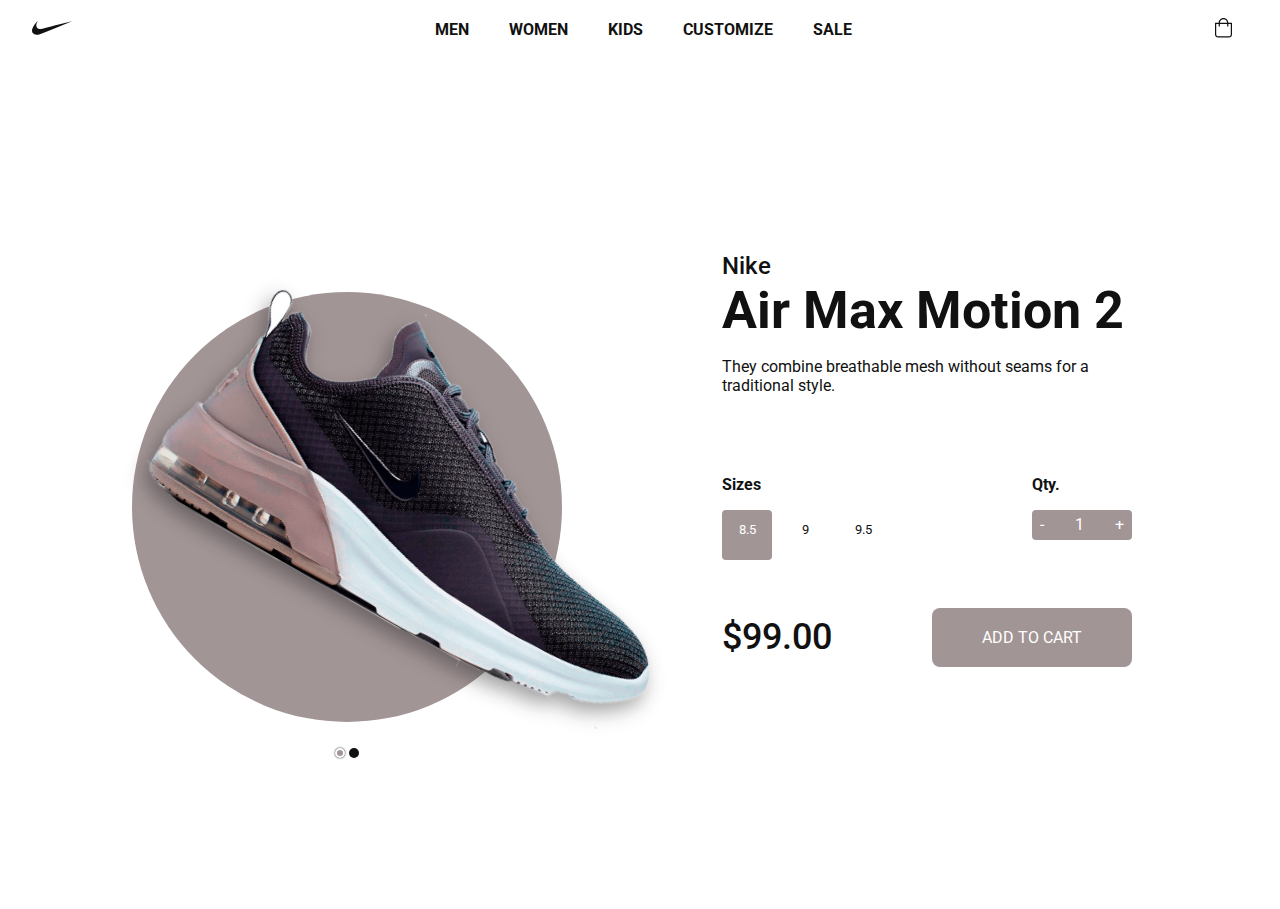
<file: index.html>
<!DOCTYPE html>
<html lang="en">
<head>
    <meta charset="UTF-8">
    <meta name="viewport" content="width=device-width, initial-scale=1.0">
    <title>Sneakers Commercial</title>
    <link rel="stylesheet" href="style.css">
</head>
<body>
    <header>
        
     <nav class="nav grid">
                <div class="nav__toggle" id="nav-toggle">
                    <img src="icons/icon-menu.svg" alt="">
                </div>

                <div>
                    <a class="nav__logo"><img src="icons/nike-logo.svg" alt=""></a>
                </div>

                <!-- ===== NAV LIST ===== -->
                <div class="nav__menu" id="nav-menu">
                    <ul class="nav__list">
                        <li class="nav__item"><a href="" class="nav__link">MEN</a></li>
                        <li class="nav__item"><a href="" class="nav__link">WOMEN</a></li>
                        <li class="nav__item"><a href="" class="nav__link">KIDS</a></li>
                        <li class="nav__item"><a href="" class="nav__link">CUSTOMIZE</a></li>
                        <li class="nav__item"><a href="" class="nav__link">SALE</a></li>
                    </ul>
                </div>

                <div class="nav__shop">
                    <img src="icons/shopping-bag.svg" alt="">
                </div>
        </nav>
    </header>
    <main class="main grid home">
        <div class="sneaker">
            <div class="sneaker__figure">
            </div>
            <div>
                <img src="img/NikeAirMaxMotion2.png" alt="" class="sneaker__img shows" color="#A29596">
                <img src="img/NikeAirMax Motion2black.png" alt="" class="sneaker__img" color="#111111"> 
            </div>
           <div class="sneaker__colors">
                <span class="sneaker__color sneaker__colors-one active" primary="#A29596" color="#A29596"></span>
                <span class="sneaker__color sneaker__colors-two " primary="#111111" color="#111111"></span>
            </div>
        </div>

        <div class="info">
            <!-- ===== DATA ===== -->
            <div class="data">
                <span class="data__subtitle">Nike</span>
                <h1 class="data__title">Air Max Motion 2</h1>
                <p class="data__description">They combine breathable mesh without seams for a traditional style.</p>
            </div>
            <div class="actions">
                <!-- ===== SIZE ===== -->
                <div class="size">
                    <h3 class="size__title">Sizes</h3>
                    <div class="size__content">
                        <span class="size__tallas active">
                            8.5
                        </span>
                        <span class="size__tallas">
                            9
                        </span>
                        <span class="size__tallas">
                            9.5
                        </span>
                    </div>
                </div>

                <!-- ===== QUANTITY ===== -->
                <div class="quantity">
                    <h3 class="quantity__title">Qty.</h3>
                    <div class="quantity__content"> 
                        <span>-</span>
                        <span>1</span>
                        <span>+</span>
                    </div>
                </div>
            </div>
            
                    <!-- ===== PRICE ===== -->
                    <div class="price">
                        <span class="price__title">$99.00</span>
                        <a href="#" class="price__button">ADD TO CART</a>
                    </div>
    </main>

    <script src="script.js"></script>
</body>
</html>
</file>
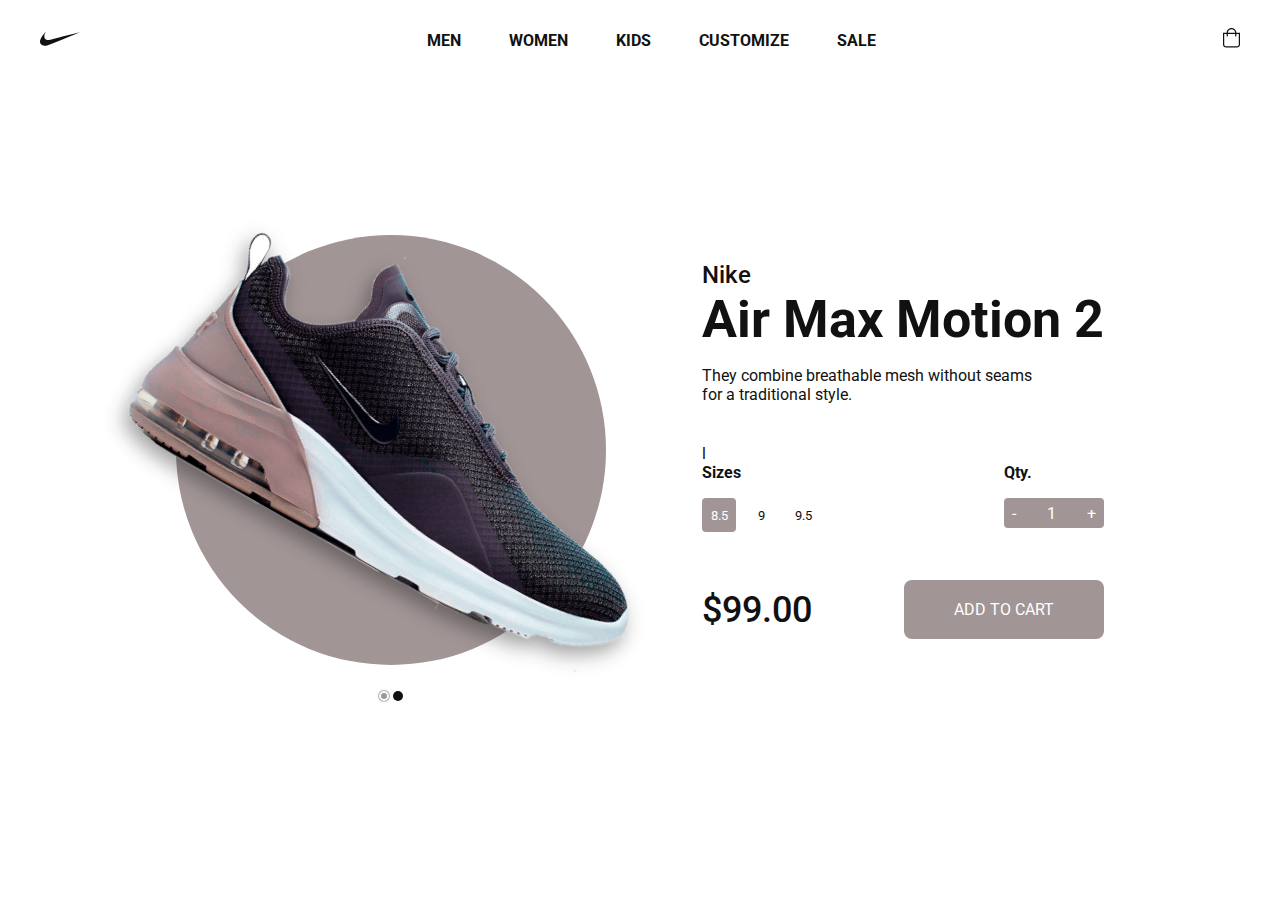
<file: product-card-sneaker-air-max-master/product-card-sneaker-air-max-master/index.html>
<!DOCTYPE html>
<html lang="en">
    <head>
        <meta charset="UTF-8">
        <meta name="viewport" content="width=device-width, initial-scale=1.0">
        <link rel="stylesheet" href="assets/css/styles.css">
        <title>Responsive product card Nike</title>
    </head>
    <body>
        <!-- ===== HEADER ===== -->
        <header class="header">
            <!-- ===== NAV ===== -->
            <nav class="nav grid">
                <div class="nav__toggle" id="nav-toggle">
                    <img src="assets/icons/icon-menu.svg" alt="">
                </div>

                <div>
                    <a class="nav__logo"><img src="assets/icons/nike-logo.svg" alt=""></a>
                </div>

                <!-- ===== NAV LIST ===== -->
                <div class="nav__menu" id="nav-menu">
                    <ul class="nav__list">
                        <li class="nav__item"><a href="" class="nav__link">MEN</a></li>
                        <li class="nav__item"><a href="" class="nav__link">WOMEN</a></li>
                        <li class="nav__item"><a href="" class="nav__link">KIDS</a></li>
                        <li class="nav__item"><a href="" class="nav__link">CUSTOMIZE</a></li>
                        <li class="nav__item"><a href="" class="nav__link">SALE</a></li>
                    </ul>
                </div>

                <div class="nav__shop">
                    <img src="assets/icons/shopping-bag.svg" alt="">
                </div>
            </nav>
        </header>

        <!-- ===== HOME ===== -->
        <main class="main grid">
            <div class="home">
                <!-- ===== SNEAKER ===== -->
                <div class="sneaker">
                    <div class="sneaker__figure">
                    </div>

                    <div>
                        <img src="assets/img/NikeAirMaxMotion2.png" alt="" class="sneaker__img shows"   color="#A29596">
                        <img src="assets/img/NikeAirMax Motion2black.png" alt="" class="sneaker__img" color="#111111">
                    </div>

                    <div class="sneaker__colors">
                        <span class="sneaker__color sneaker__colors-one active" primary="#A29596" color="#A29596"></span>
                        <span class="sneaker__color sneaker__colors-two " primary="#111111" color="#111111"></span>
                    </div>
                </div>

                <!-- ===== IFORMATION ===== -->
                <div class="info">
                    <!-- ===== DATA ===== -->
                    <div class="data">
                        <span class="data__subtitle">Nike</span>
                        <h1 class="data__title">Air Max Motion 2</h1>
                        <p class="data__description">They combine breathable mesh without seams for a traditional style.</p>
                    </div>
l
                    <!-- ===== ACTIONS ===== -->
                    <div class="actions">
                        <!-- ===== SIZE ===== -->
                        <div class="size">
                            <h3 class="size__title">Sizes</h3>
                            <div class="size__content">
                                <span class="size__tallas active">
                                    8.5
                                </span>
                                <span class="size__tallas">
                                    9
                                </span>
                                <span class="size__tallas">
                                    9.5
                                </span>
                            </div>
                        </div>

                        <!-- ===== QUANTITY ===== -->
                        <div class="quantity">
                            <h3 class="quantity__title">Qty.</h3>
                            <div class="quantity__content"> 
                                <span>-</span>
                                <span>1</span>
                                <span>+</span>
                            </div>
                        </div>
                    </div>

                    <!-- ===== PRICE ===== -->
                    <div class="price">
                        <span class="price__title">$99.00</span>
                        <a href="#" class="price__button">ADD TO CART</a>
                    </div>
                </div>
            </div>
        </main>

        <!-- MAIN -->
        <script src="assets/js/main.js"></script>
    </body>
</html>
</file>
<file: style.css>
@import url("https://fonts.googleapis.com/css2?family=Roboto:wght@400;500;700&display=swap");
/*===== VARIABLES CSS =====*/
:root {
  --header-height: 3.5rem;
  /*===== Colors =====*/
  --first-color: #A29596;
  --primary: #A29596;
  --second-color: #33303D;
  --black-color: #111111;
  --white-color: #FFF;
  /*===== Font and typography =====*/
  --body-font: 'Roboto', sans-serif;
  --biggest-font-size: 1.5rem;
  --big-font-size: 1.5rem;
  --normal-font-size: .938rem;
  --smaller-font-size: .75rem;
  /*========== Font weight ==========*/
  --font-medium: 500;
  --font-bold: 700;
  /*===== z index =====*/
  --z-fixed: 100;
  --z-modal: 1000;
}

@media screen and (min-width: 968px) {
  :root {
    --biggest-font-size: 3.25rem;
    --big-font-size: 2.25rem;
    --normal-font-size: 1rem;
    --smaller-font-size: .813rem;
  }
}
*,::after, ::before{
    margin: 0;
    padding: 0;
    box-sizing: border-box;
}

body {
    font-family: var(--body-font);
    background-color: var(--white-color);
    color: var(--black-color);
  }
  
  h1, h2, h3, p {
    margin: 0;
  }
  
  ul {
    margin: 0;
    padding: 0;
    list-style: none;
  }
  
  a {
    text-decoration: none;
  }
  .grid {
    max-width: 1200px;
    margin-left: 2rem;
    margin-right: 2rem;
  }
  .header {
    width: 100%;
    position: fixed;
    top: 0;
    left: 0;
    z-index: var(--z-fixed);
    background-color: var(--white-color);
  }
  .nav {
    height: var(--header-height);
    display: flex;
    justify-content: space-between;
    align-items: center;
  }
  
  @media screen and (max-width: 968px) {
    .nav__menu {
      position: fixed;
      left: -100%;
      top: var(--header-height);
      background-color: var(--white-color);
      width: 80%;
      height: 100%;
      padding: 2rem;
      z-index: var(--z-fixed);
      transition: .3s;
    }
  }
  
.nav__list{
   
  }
  
  .nav__item {
    font-weight: var(--font-bold);
  }
  
  .nav__link {
    color: var(--black-color);
  }
  
  .nav__toggle {
    cursor: pointer;
  }
  
  /* Show menu */
  .show {
    left: 0;
  }
  .home {
    height: 100vh;
    display: grid;
    row-gap: 3.5rem;
    grid-template-rows: repeat(2, max-content);
    overflow: hidden;
  }
  
  @media screen and (min-width:998px){
    .home {
        grid-template-columns: repeat(2, max-content);
        align-content: center;
        justify-content: center;
        column-gap: 10rem;
        row-gap: 0;
        margin-top: -50px;
       
      }
      .nav {
        height: calc(var(--header-height) +1rem);
      }
   
   .nav__menu .nav__list{
        display: flex;
        justify-content: space-between;
      
    }
    .nav__item{
        margin: 20px;
    }
    .nav__toggle {
       display: none;
      }
      :root {
        --biggest-font-size: 3.25rem;
        --big-font-size: 2.25rem;
        --normal-font-size: 1rem;
        --smaller-font-size: .813rem;
      }
     
   
      .sneaker {
        margin: 0;
        
      }
     .sneaker .sneaker__figure {
        width: 430px;
        height: 430px;
      }
     .sneaker .sneaker__img {
        width: 550px;
        top: 13%;
      }
      .sneaker .sneaker__colors {
        right: initial;
        bottom: -3rem;
      }
     .sneaker__colors span {
        display: inline-block;
      }
       .info {
        align-self: center;
        width: 410px;
    
      }
      .data {
        margin-bottom: 2.5rem;
      }
      .info .data__subtitle {
        font-size: 1.5rem;
      }
      .info .data__title {
        margin-bottom: 1rem;
      }
      .info .size__tallas {
        width: 50px;
        height: 50px;
       line-height: 40px;     
      }
      .info .sneaker {
        margin-top: 0;
      }
      .sneaker__colors {
        right: -10%;
      }
        .sneaker__img {
        left: -6%;
      }
     .info  .actions {
        margin-bottom: 3rem;
        margin-top: 5rem;
        
      }
     .info .price {
        position: initial;
        background-color: initial;
        justify-content: space-between;
        box-shadow: none;
        padding: 0;
      }
      .info .price__title {
        color: var(--black-color);
        font-weight: var(--font-medium);
      }
    }


  .sneaker {
    display: flex;
    justify-content: center;
    align-items: center;
    margin-top: 6rem;
    position: relative;
  }
  
  .sneaker__figure{

    width: 240px;
    height: 240px;
    background-color: var(--primary);
    border-radius: 50%;
    transition: .5s;
  }
  .sneaker__img {
    width: 313px;
    position: absolute;
    top: 16%;
    left: 9%;
    right: 0;
    margin-left: auto;
    margin-right: auto;
    transform: rotate(30deg);
    opacity: 0;
    filter: drop-shadow(0px 10px 10px rgba(17, 17, 17, 0.4));
  }
  .sneaker__img.shows {
    opacity: 1;
  }
  
.sneaker__colors {
    position: absolute;
    right: 2%;
  }
  
  .sneaker__color {
    display: block;
    width: 10px;
    height: 10px;
    border-radius: 50%;
    margin-bottom: .5rem;
    cursor: pointer;
  }
  

 
  .sneaker__color.active {
    border: 2px solid var(--white-color);
    box-shadow: 0 0 2px black;
  }
  
  .sneaker__colors-one {
    background-color: var(--first-color);
  }
  
  .sneaker__colors-two {
    background-color: var(--black-color);
  }
  

/*===== Data =====*/
.data {
    margin-bottom: 1.5rem;
  }
  
  .data__subtitle {
    font-size: var(--normal-font-size);
    font-weight: var(--font-medium);
  }
  
  .data__title {
    font-size: var(--biggest-font-size);
    margin-bottom: .5rem;
  }
  
  .data__description {
    font-size: var(--normal-font-size);
  }
  
  .actions {
    display: flex;
    justify-content: space-between;
  }

  /*===== Size =====*/
.size__title {
    font-size: var(--normal-font-size);
    margin-bottom: 1rem;
  }
  
  .size__content {
    display: flex;
  }
  
  .size__tallas{
    width: 30px;
    height: 30px;
    margin-right: .5rem;
    font-size: var(--smaller-font-size);
    text-align: center;
    line-height: 30px;
    border-radius: .25rem;
    cursor: pointer;
  }
  
  .size__tallas.active {
    background-color: var(--primary);
    color: var(--white-color);
  }
  
/*===== Qty =====*/
.quantity__title {
    font-size: var(--normal-font-size);
    margin-bottom: 1rem;
  }
  
  .quantity__content {
    width: 100px;
    height: 30px;
    display: flex;
    justify-content: space-between;
    align-items: center;
    background-color: var(--primary);
    color: var(--white-color);
    padding: .5rem;
    border-radius: .25rem;

  }
  
/*===== Price =====*/
.price {
    position: fixed;
    left: 0;
    bottom: 0;
    width: 100%;
    padding: 0.5rem 0;
    background-color: var(--white-color);
    border-radius: 1.5rem 1.5rem 0 0;
    box-shadow: 0px 0px 20px rgba(17, 17, 17, 0.25);
    display: flex;
    justify-content: space-evenly;
    align-items: center;
  }
  
  .price__title {
    font-size: var(--big-font-size);
    color: var(--black-color);
  }
  
  .price__button {
    background-color: var(--primary);
    color: var(--white-color);
    padding: 1.25rem 3.125rem;
    border-radius: .5rem;
    transition: box-shadow .4s;
  }
</file>
<file: product-card-sneaker-air-max-master/product-card-sneaker-air-max-master/assets/css/styles.css>
/*===== GOOGLE FONTS =====*/
@import url("https://fonts.googleapis.com/css2?family=Roboto:wght@400;500;700&display=swap");
/*===== VARIABLES CSS =====*/
:root {
  --header-height: 3.5rem;
  /*===== Colors =====*/
  --first-color: #A29596;
  --primary: #A29596;
  --second-color: #33303D;
  --black-color: #111111;
  --white-color: #FFF;
  /*===== Font and typography =====*/
  --body-font: 'Roboto', sans-serif;
  --biggest-font-size: 1.5rem;
  --big-font-size: 1.5rem;
  --normal-font-size: .938rem;
  --smaller-font-size: .75rem;
  /*========== Font weight ==========*/
  --font-medium: 500;
  --font-bold: 700;
  /*===== z index =====*/
  --z-fixed: 100;
  --z-modal: 1000;
}

@media screen and (min-width: 968px) {
  :root {
    --biggest-font-size: 3.25rem;
    --big-font-size: 2.25rem;
    --normal-font-size: 1rem;
    --smaller-font-size: .813rem;
  }
}

/*===== BASE =====*/
*, ::before, ::after {
  box-sizing: border-box;
  margin: 0;
  padding: 0;
}

body {
  font-family: var(--body-font);
  background-color: var(--white-color);
  color: var(--black-color);
}

h1, h2, h3, p {
  margin: 0;
}

ul {
  margin: 0;
  padding: 0;
  list-style: none;
}

a {
  text-decoration: none;
}

/*===== LAYOUT =====*/
.grid {
  max-width: 1200px;
  margin-left: 1rem;
  margin-right: 1rem;
}

.header {
  width: 100%;
  position: fixed;
  top: 0;
  left: 0;
  z-index: var(--z-fixed);
  background-color: var(--white-color);
}

/*===== HEADER & NAV =====*/
.nav {
  height: var(--header-height);
  display: flex;
  justify-content: space-between;
  align-items: center;
}

@media screen and (max-width: 968px) {
  .nav__menu {
    position: fixed;
    left: -100%;
    top: var(--header-height);
    background-color: var(--white-color);
    width: 80%;
    height: 100%;
    padding: 2rem;
    z-index: var(--z-fixed);
    transition: .3s;
  }
}

.nav__list {
  display: flex;
  flex-direction: column;
  row-gap: 2rem;
}

.nav__item {
  font-weight: var(--font-bold);
}

.nav__link {
  color: var(--black-color);
}

.nav__toggle {
  cursor: pointer;
}

/* Show menu */
.show {
  left: 0;
}

/*===== HOME =====*/
.home {
  height: 100vh;
  display: grid;
  row-gap: 3.5rem;
  grid-template-rows: repeat(2, max-content);
  overflow: hidden;
}

/*===== Sneaker =====*/
.sneaker {
  display: flex;
  justify-content: center;
  align-items: center;
  margin-top: 6rem;
  position: relative;
}

.sneaker__figure {
  width: 240px;
  height: 240px;
  background-color: var(--primary);
  border-radius: 50%;
  transition: .5s;
}

.sneaker__img {
  width: 313px;
  position: absolute;
  top: 16%;
  left: 9%;
  right: 0;
  margin-left: auto;
  margin-right: auto;
  transform: rotate(30deg);
  opacity: 0;
  filter: drop-shadow(0px 10px 10px rgba(17, 17, 17, 0.4));
}

.sneaker__img.shows {
  opacity: 1;
}

.sneaker__colors {
  position: absolute;
  right: 2%;
}

.sneaker__color {
  display: block;
  width: 10px;
  height: 10px;
  border-radius: 50%;
  margin-bottom: .5rem;
  cursor: pointer;
}

.sneaker__color.active {
  border: 2px solid var(--white-color);
  box-shadow: 0 0 2px black;
}

.sneaker__colors-one {
  background-color: var(--first-color);
}

.sneaker__colors-two {
  background-color: var(--black-color);
}

/*===== Data =====*/
.data {
  margin-bottom: 1.5rem;
}

.data__subtitle {
  font-size: var(--normal-font-size);
  font-weight: var(--font-medium);
}

.data__title {
  font-size: var(--biggest-font-size);
  margin-bottom: .5rem;
}

.data__description {
  font-size: var(--normal-font-size);
}

.actions {
  display: flex;
  justify-content: space-between;
}

/*===== Size =====*/
.size__title {
  font-size: var(--normal-font-size);
  margin-bottom: 1rem;
}

.size__content {
  display: flex;
}

.size__tallas {
  width: 30px;
  height: 30px;
  margin-right: .5rem;
  font-size: var(--smaller-font-size);
  text-align: center;
  line-height: 30px;
  border-radius: .25rem;
  cursor: pointer;
}

.size__tallas.active {
  background-color: var(--primary);
  color: var(--white-color);
}

/*===== Qty =====*/
.quantity__title {
  font-size: var(--normal-font-size);
  margin-bottom: 1rem;
}

.quantity__content {
  width: 100px;
  height: 30px;
  display: flex;
  justify-content: space-between;
  align-items: center;
  background-color: var(--primary);
  color: var(--white-color);
  padding: .5rem;
  border-radius: .25rem;
}

/*===== Price =====*/
.price {
  position: fixed;
  left: 0;
  bottom: 0;
  width: 100%;
  padding: 1rem 0;
  background-color: var(--white-color);
  border-radius: 1.5rem 1.5rem 0 0;
  box-shadow: 0px 0px 20px rgba(17, 17, 17, 0.25);
  display: flex;
  justify-content: space-evenly;
  align-items: center;
}

.price__title {
  font-size: var(--big-font-size);
  color: var(--black-color);
}

.price__button {
  background-color: var(--primary);
  color: var(--white-color);
  padding: 1.25rem 3.125rem;
  border-radius: .5rem;
  transition: box-shadow .4s;
}

/*===== BREAKPOINTS =====*/
/* For small devices */
@media screen and (max-width: 320px) {
  .home {
    row-gap: 1.5rem;
  }
  .sneaker__figure {
    width: 210px;
    height: 210px;
  }
  .sneaker img {
    width: 230px;
  }
  .sneaker__colors {
    right: 1%;
  }
  .price__title {
    font-size: var(--normal-font-size);
  }
  .price__button {
    padding: 1.25rem 2rem;
  }
}

/* For medium devices */
@media screen and (min-width: 480px) {
  .data__description {
    width: 350px;
  }
}

@media screen and (min-width: 768px) {
  .home {
    grid-template-columns: repeat(2, max-content);
    align-content: center;
    justify-content: center;
    column-gap: 6rem;
    row-gap: 0;
  }
  .sneaker {
    margin-top: 0;
  }
  .sneaker__colors {
    right: -10%;
  }
  .sneaker__img {
    left: -6%;
  }
  .actions {
    margin-bottom: 3rem;
  }
  .price {
    position: initial;
    background-color: initial;
    justify-content: space-between;
    box-shadow: none;
    padding: 0;
  }
  .price__title {
    color: var(--black-color);
    font-weight: var(--font-medium);
  }
}

/* For large devices */
@media screen and (min-width: 968px) {
  .nav {
    height: calc(var(--header-height) + 1.5rem);
  }
  .nav__list {
    flex-direction: row;
    column-gap: 3rem;
  }
  .nav__toggle {
    display: none;
  }
  .sneaker {
    margin: 0;
  }
  .sneaker__figure {
    width: 430px;
    height: 430px;
  }
  .sneaker__img {
    width: 550px;
    top: 13%;
  }
  .sneaker__colors {
    right: initial;
    bottom: -3rem;
  }
  .sneaker__colors span {
    display: inline-block;
  }
  .info {
    align-self: center;
  }
  .data {
    margin-bottom: 2.5rem;
  }
  .data__subtitle {
    font-size: 1.5rem;
  }
  .data__title {
    margin-bottom: 1rem;
  }
  .size__tallas {
    width: 34px;
    height: 34px;
    line-height: 35px;
  }
}

@media screen and (min-width: 1200px) {
  .grid {
    margin-left: auto;
    margin-right: auto;
  }
}
</file>
